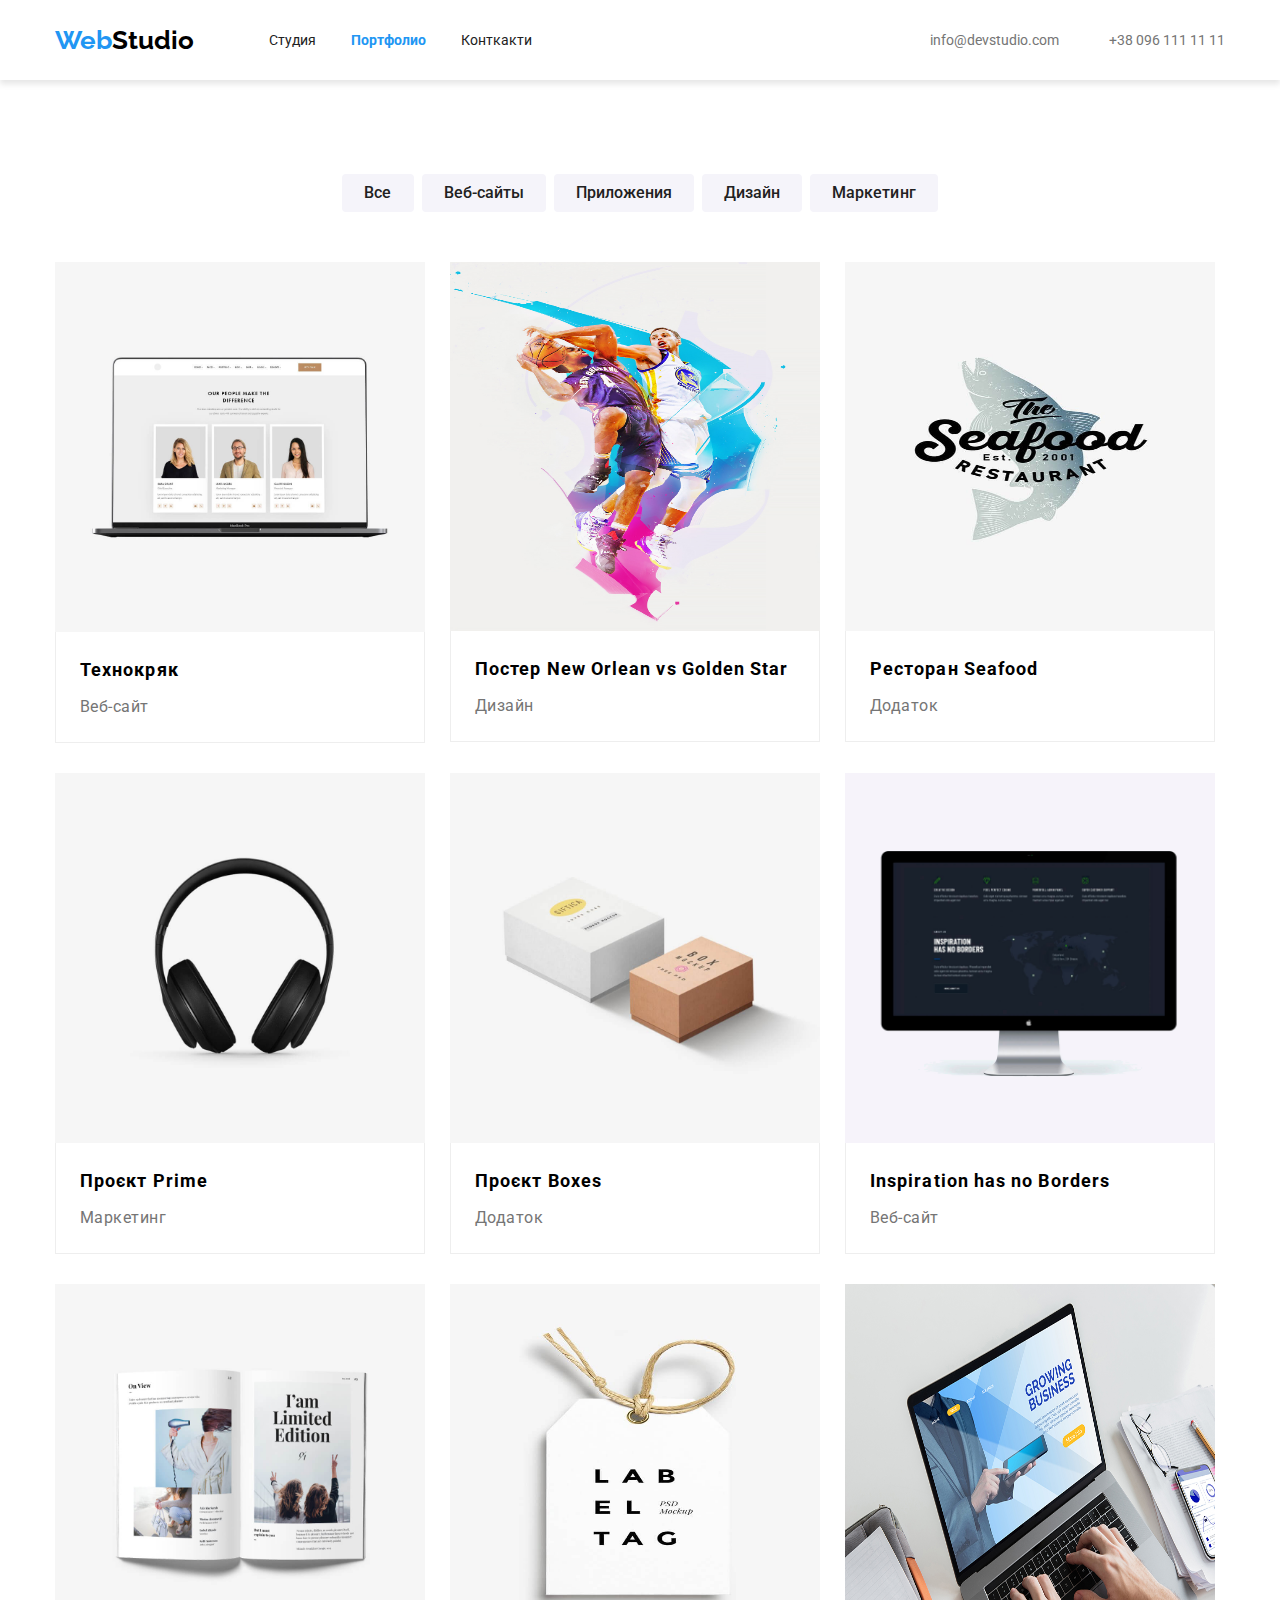
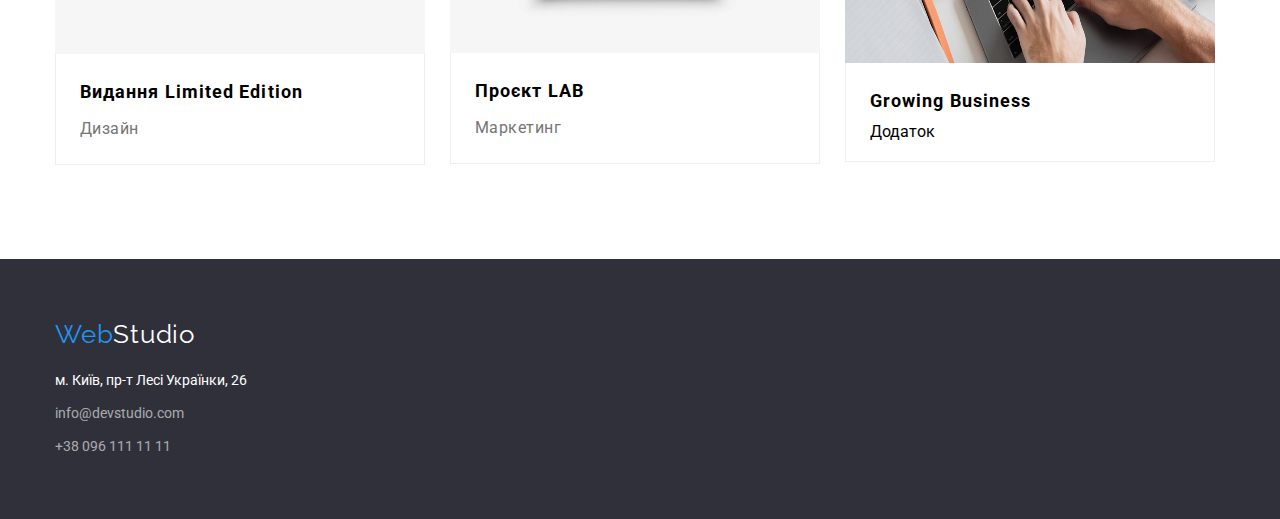
<file: portfolio.html>
<!DOCTYPE html>
<html lang="en">

<head>
  <meta charset="UTF-8">
  <meta name="viewport" content="width=device-width, initial-scale=1.0">
  <link href="https://fonts.googleapis.com/css2?family=Raleway:wght@700&family=Roboto:wght@400;500;700;900&display=swap"
    rel="stylesheet" />
  <link rel="stylesheet"
    href="https://cdnjs.cloudflare.com/ajax/libs/modern-normalize/1.1.0/modern-normalize.min.css" />
  <link rel="stylesheet" href="./css/portfoio.css" />
  <title>Portfolio</title>
</head>

<body>
  <header class="header">
    <div class="container header-container">
      <nav class="site-nav">
        <a href="./index.html" class="link-logo"><span class="logo-accent">Web</span>Studio</a>
        <ul class="site-nav-link">
          <li> <a href="./index.html" class="link-item">Студия</a> </li>
          <li> <a href="./portfolio.html" class="link-item active">Портфолио</a> </li>
          <li> <a href="#" class="link-item">Конткакти</a> </li>
        </ul>
        <ul class="addres">
          <li>
            <a href="mailto:info@devstudio.com" class="addres-link">info@devstudio.com</a>
          </li>
          <li>
            <a href="tell:+380961111111" class="addres-link">+38 096 111 11 11</a>
          </li>
        </ul>
      </nav>
    </div>
  </header>
  <main>
    <section class="section">
      <div class="container">
        <h1 class="visually-hidden">Наше портфолио</h1>
        <ul class="portfolio-button-list">
          <li class="portfolio-button-list-item">
            <button type="button" class="portfolio-button">Все</button>
          </li>
          <li class="portfolio-button-list-item">
            <button type="button" class="portfolio-button">
              Веб-сайты
            </button>
          </li>
          <li class="portfolio-button-list-item">
            <button type="button" class="portfolio-button">
              Приложения
            </button>
          </li>
          <li class="portfolio-button-list-item">
            <button type="button" class="portfolio-button">Дизайн</button>
          </li>
          <li class="portfolio-button-list-item">
            <button type="button" class="portfolio-button">
              Маркетинг
            </button>
          </li>
        </ul>
        <ul class="portfolio-list">
          <li class="portfolio-list-text">
            <img src="./images/portfolioimage1.jpeg" alt="site">
            <div class="portfolio-description">
            <h2 class="portfolio-title">Технокряк</h2>
            <p class="portfolio-text">Веб-сайт</p>
          </div>
          </li>
          <li class="portfolio-list-text">
            <img src="./images/portfolioimage2.jpeg" alt="basketball" height="369" >
            <div class="portfolio-description">
            <h2 class="portfolio-title">Постер New Orlean vs Golden Star</h2>
            <p class="portfolio-text">Дизайн</p>
          </div>
          </li>
          <li class="portfolio-list-text">
            <img src="./images/portfolioimage3.jpeg" alt="restaurant" height="369">
            <div class="portfolio-description">
            <h2 class="portfolio-title">Ресторан Seafood</h2>
            <p class="portfolio-text">Додаток</p>
          </div>
          </li>
          <li class="portfolio-list-text">
            <img src="./images/portfolioimage4.jpeg" alt="headphones">
            <div class="portfolio-description">
            <h2 class="portfolio-title">Проєкт Prime</h2>
            <p class="portfolio-text">Маркетинг</p>
            </div>
          </li>
          <li class="portfolio-list-text">
            <img src="./images/portfolioimage5.jpeg" alt="boxes">
            <div class="portfolio-description">
            <h2 class="portfolio-title">Проєкт Boxes</h2>
            <p class="portfolio-text">Додаток</p>
            </div>
          </li>
          <li class="portfolio-list-text">
            <img src="./images/portfolioimage6.jpeg" alt="monitor">
            <div class="portfolio-description">
            <h2 class="portfolio-title">Inspiration has no Borders</h2>
            <p class="portfolio-text">Веб-сайт</p>
            </div>
          </li>
          <li class="portfolio-list-text">
            <img src="./images/portfolioimage7.jpeg" alt="book">
            <div class="portfolio-description">
            <h2 class="portfolio-title">Видання Limited Edition</h2>
            <p class="portfolio-text">Дизайн</p>
            </div>
          </li>
          <li class="portfolio-list-text">
            <img src="./images/portfolioimage8.jpeg" alt="LAB" height="369">
            <div class="portfolio-description">
            <h2 class="portfolio-title">Проєкт LAB</h2>
            <p class="portfolio-text">Маркетинг</p>
            </div>
          </li>
          <li class="portfolio-list-text">
            <img src="./images/pc.jpeg" alt="pc"  height="379">
            <div class="portfolio-description">
            <h2 class="portfolio-title">Growing Business</h2>
            <p classs="portfolio-text">Додаток</p>
            </div>
          </li>
        </ul>
      </div>
    </section>
  </main>
  <footer class="footer">
    <div class="container footer-container">
      <a href="./index.html" class="link-footer"><span class="logo-footer">Web</span>Studio</a>
      <address class="footer-list">
        <ul class="footer-item">
          <li>
            <a href="https://maps.app.goo.gl/47TPzgj7h2YmJifh8" class="footer-item-link">м. Київ, пр-т Лесі
              Українки, 26</a>
          </li>
          <li>
            <a href="mailto:info@devstudio.com" class="footer-item-links">info@devstudio.com</a>
          </li>
          <li><a href="tell:+380961111111" class="footer-item-links">+38 096 111 11 11</a></li>

        </ul>
      </address>
    </div>
  </footer>
</body>

</html>
</file>
<file: css/portfoio.css>
body {
    font-family: "Roboto", sans-serif;
}

*,
*::before,
*::after {
    box-sizing: inherit;
}

.visually-hidden {
    display: none;
}

.visually-hidden {
    position: absolute;
    width: 1px;
    height: 1px;
    margin: 0;
    padding: 0;
    overflow: hidden;
    clip: rect(0, 0, 0, 0);
    white-space: nowrap;
    border: 0;
}


img {
    width: 100%;
    display: block;
}


h1,
h2,
h3,
p,
ul,
a {
    list-style: none;
    text-decoration: none;
    margin: 0;
    padding: 0;
}

.section {
    padding: 94px 0;

}

.container {
    width: 1170px;
    margin-right: auto;
    margin-left: auto;
    padding-left: 15px;
    padding-right: 15px;
}

.header {
    padding: 20px 0;
    box-shadow: 0 4px 6px rgba(0, 0, 0, 0.1);
}

.header-container {
    display: flex;
    align-items: center;
    padding-left: 0;
    padding-right: 0;

}

.site-nav {

    display: flex;
    align-items: center;
    width: 100%;

}

.link-logo {
    display: flex;
    align-items: center;
}


.site-nav-link {
    display: flex;
    margin-left: 75px;
    gap: 35px;
}



.link-item {
    display: block;
    padding-top: 12px;
    padding-bottom: 12px;
    font-size: 14px;
    color: #212121;
}


.addres {
    display: flex;
    margin-left: auto;
    gap: 50px;


}

.addres-link {
    color: #757575;
    font-size: 14px;
    margin-bottom: 5px;
}

.addres-link:hover {
    color: #2196F3;
}


.logo {
    font-family: "Raleway";
    margin-right: 30px;
    /* Отступ от логотипа до меню */
    margin-left: 15px;
    /* Смещение логотипа левее */
}

.link-logo {
    font-family: "Raleway";
    font-weight: 700;
    font-size: 26px;
    line-height: 1.19;
    color: #000000;
}

.logo-accent {
    font-family: "Raleway";
    font-weight: 700;
    font-size: 26px;
    line-height: 1.19;
    color: #2196F3;
}


/* Стили для состояния наведения и фокуса */
.link-item:hover,
.link-item:focus {
    color: #2196F3;
    /* Цвет текста при наведении и фокусе */
    background-color: white;
    /* Фоновый цвет при наведении */
}

/* Стили для активной ссылки */
.link-item.active {
    color: #2196F3;
    /* Цвет текста для активной страницы */
    font-weight: bold;
    /* Жирный текст для активной страницы */

}



.addres-link:hover,
.addres-link:focus {
    color: #2196F3;
    background-color: white;
}




.portfolio-button-list {
    display: flex;
    gap: 8px;
    justify-content: center;
    margin-bottom: 50px;
}


.portfolio-button {
    padding: 6px 22px;
    color: #212121;
    background-color: #F5F4FA;
    font-weight: 500;
    font-size: 16px;
    line-height: 1.62;
    letter-spacing: 0.03px;
    border-radius: 4px;
    border: 0;
    cursor: pointer;
}

.portfolio-button:hover,
.portfolio-button:focus {
    background-color: #2196F3;
    color: #FFFFFF;
}

/* IMAGESSSSS */

.portfolio-list {
    display: flex;
    flex-wrap: wrap;
    gap: 30px 25px;                     
}               


.portfolio-list-text {
    width: calc(33.333% - 20px); /* 3 элемента в ряд, отнимаем 30px от gap */
}



.portfolio-description {
    padding: 20px 24px;
    border: 1px solid #EEEEEE;
    border-top: 0px;
}

.portfolio-title {
    
    margin-bottom: 4px;
    font-size: 18px;
    line-height: 2;
    letter-spacing: 0.06em;
}

.portfolio-text {
    color: #757575;
    font-size: 16px;
    line-height: 1.87;
    letter-spacing: 0.03em;
}

.link-footer {
    display: inline-block;
    margin-bottom: 20px;
    font-family: "Raleway";
    color: #FFFFFF;
    font-size: 26px;
    line-height: 1.17;
    letter-spacing: 0.03em;
}

.logo-footer {
    font-family: "Raleway";
    color: #2196F3
}

/* REAL FOOTEEEER*/

.footer {
    padding: 60px 0;
    background-color: #2F303A;
}

.footer-container {
    padding-left: 0;
    padding-right: 0;
}


.footer-list {
    display: flex; 
    flex-direction: column; 
    gap: 10px;
}


.footer-item-link {
    display: inline-block;
    color: #FFFFFF;
    font-style: normal;
    font-size: 14px;
    line-height: 1.71
}

.footer-item-links {
    display: inline-block;
    color: #FFFFFF99;
    font-style: normal;
    font-size: 14px;
    line-height: 1.71;
}
.footer-item li:not(:last-child) {
    margin-bottom: 9px;
  }
 

.footer-item-link:hover,
.footer-item-link:focus {
    color: #2196F3;
}

.footer-item-links:hover,
.footer-item-links:focus {
    color: #2196F3;
}
</file>
